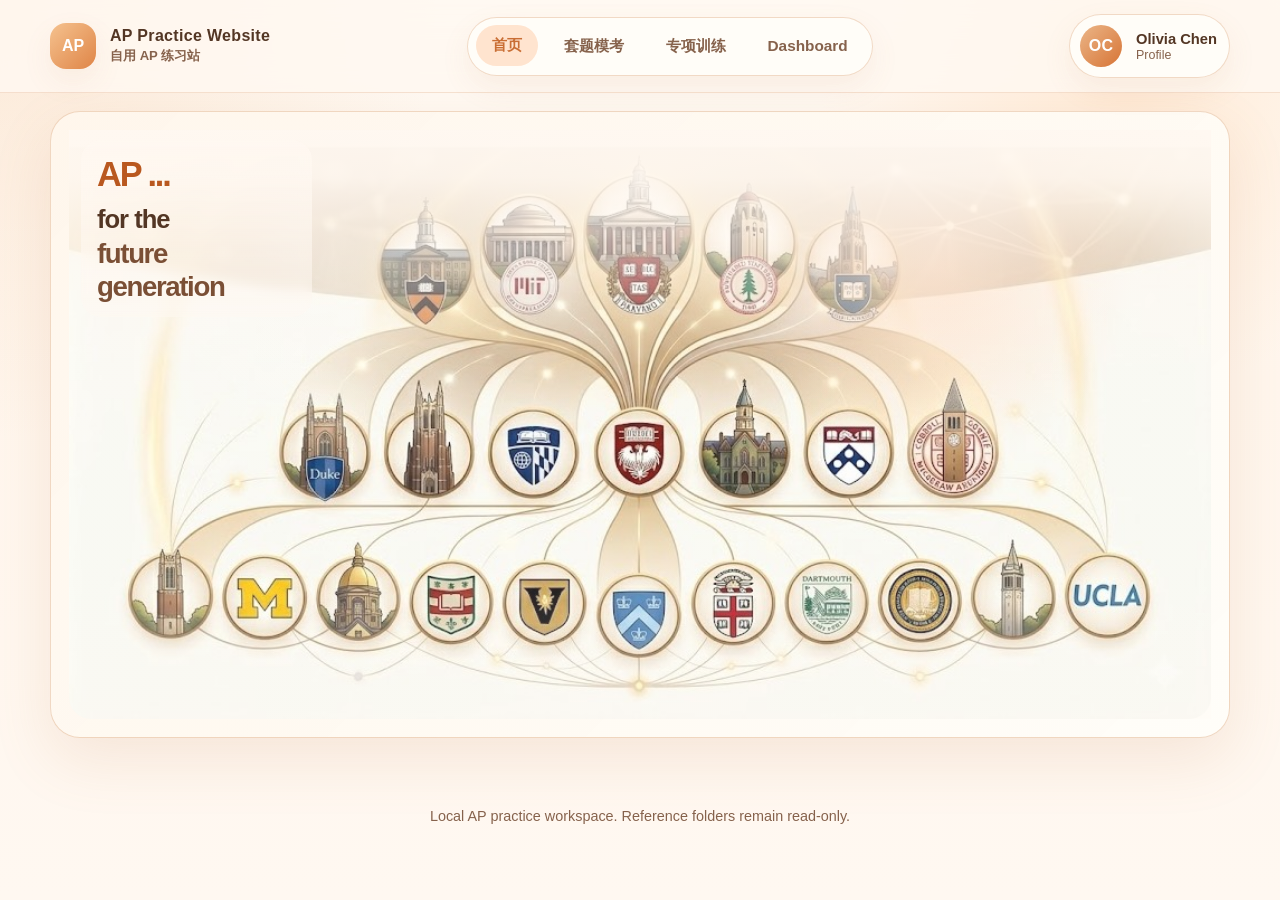
<file: index.html>
<!doctype html>
<html lang="zh-CN">
<head>
  <meta charset="utf-8">
  <meta name="viewport" content="width=device-width, initial-scale=1">
  <title>AP Practice Website</title>
  <meta name="robots" content="noindex">
  <script src="assets/site-base.js"></script>
  <script>
    // Fix hero image path BEFORE CSS loads — prevents 404
    var repoNames = ['AP-Learning-Web-01', 'AP-Learning-Web-02', 'AP-Learning-Web-03', 'AP-Learning-Web-04'];
    var isGP = location.hostname.endsWith('.github.io');
    var b = isGP ? '/' + (location.pathname.match(/^\/(AP-Learning-Web-0\d)\//)?.[1] || 'AP-Learning-Web') : '';
    var imgBase = b + '/assets/images/home-hero.jpg';
    document.write('<style>:root{--hero-image-url:url("' + imgBase + '")}</style>');
  </script>
  <script>document.querySelector('link[data-site-css]') || document.head.insertAdjacentHTML('beforeend','<link rel="stylesheet" href="'+window.sitePath('/assets/site.css')+'" data-site-css>');</script>
  <script src="assets/mock-state.js" defer></script>
  <script src="assets/site-pages.js" defer></script>
</head>
<body data-page="home">
  <header class="site-header">
    <div class="shell nav">
      <a class="brand" href="/">
        <span class="brand-mark">AP</span>
        <span class="brand-copy">
          <span class="brand-title">AP Practice Website</span>
          <span class="brand-subtitle">自用 AP 练习站</span>
        </span>
      </a>
      <nav class="nav-main" aria-label="Primary">
        <a class="is-active" href="/">首页</a>
        <a href="/mock/">套题模考</a>
        <a href="/training/">专项训练</a>
        <a href="/dashboard/">Dashboard</a>
      </nav>
      <a class="avatar-entry" href="/profile/" aria-label="Open profile">
        <span class="avatar">OC</span>
        <span class="avatar-meta">
          <strong>Olivia Chen</strong>
          <span>Profile</span>
        </span>
      </a>
    </div>
  </header>

  <main class="page-main shell">
    <section class="hero">
      <div class="hero-copy">
        <h1>
          <span class="hero-title-line is-ap">AP ...</span>
          <span class="hero-title-line">for the</span>
          <span class="hero-title-line is-future">future generation</span>
        </h1>
      </div>
      <section class="hero-visual" aria-label="Homepage hero image"></section>
    </section>
  </main>

  <footer class="shell footer">
    <p>Local AP practice workspace. Reference folders remain read-only.</p>
  </footer>
</body>
</html>
</file>
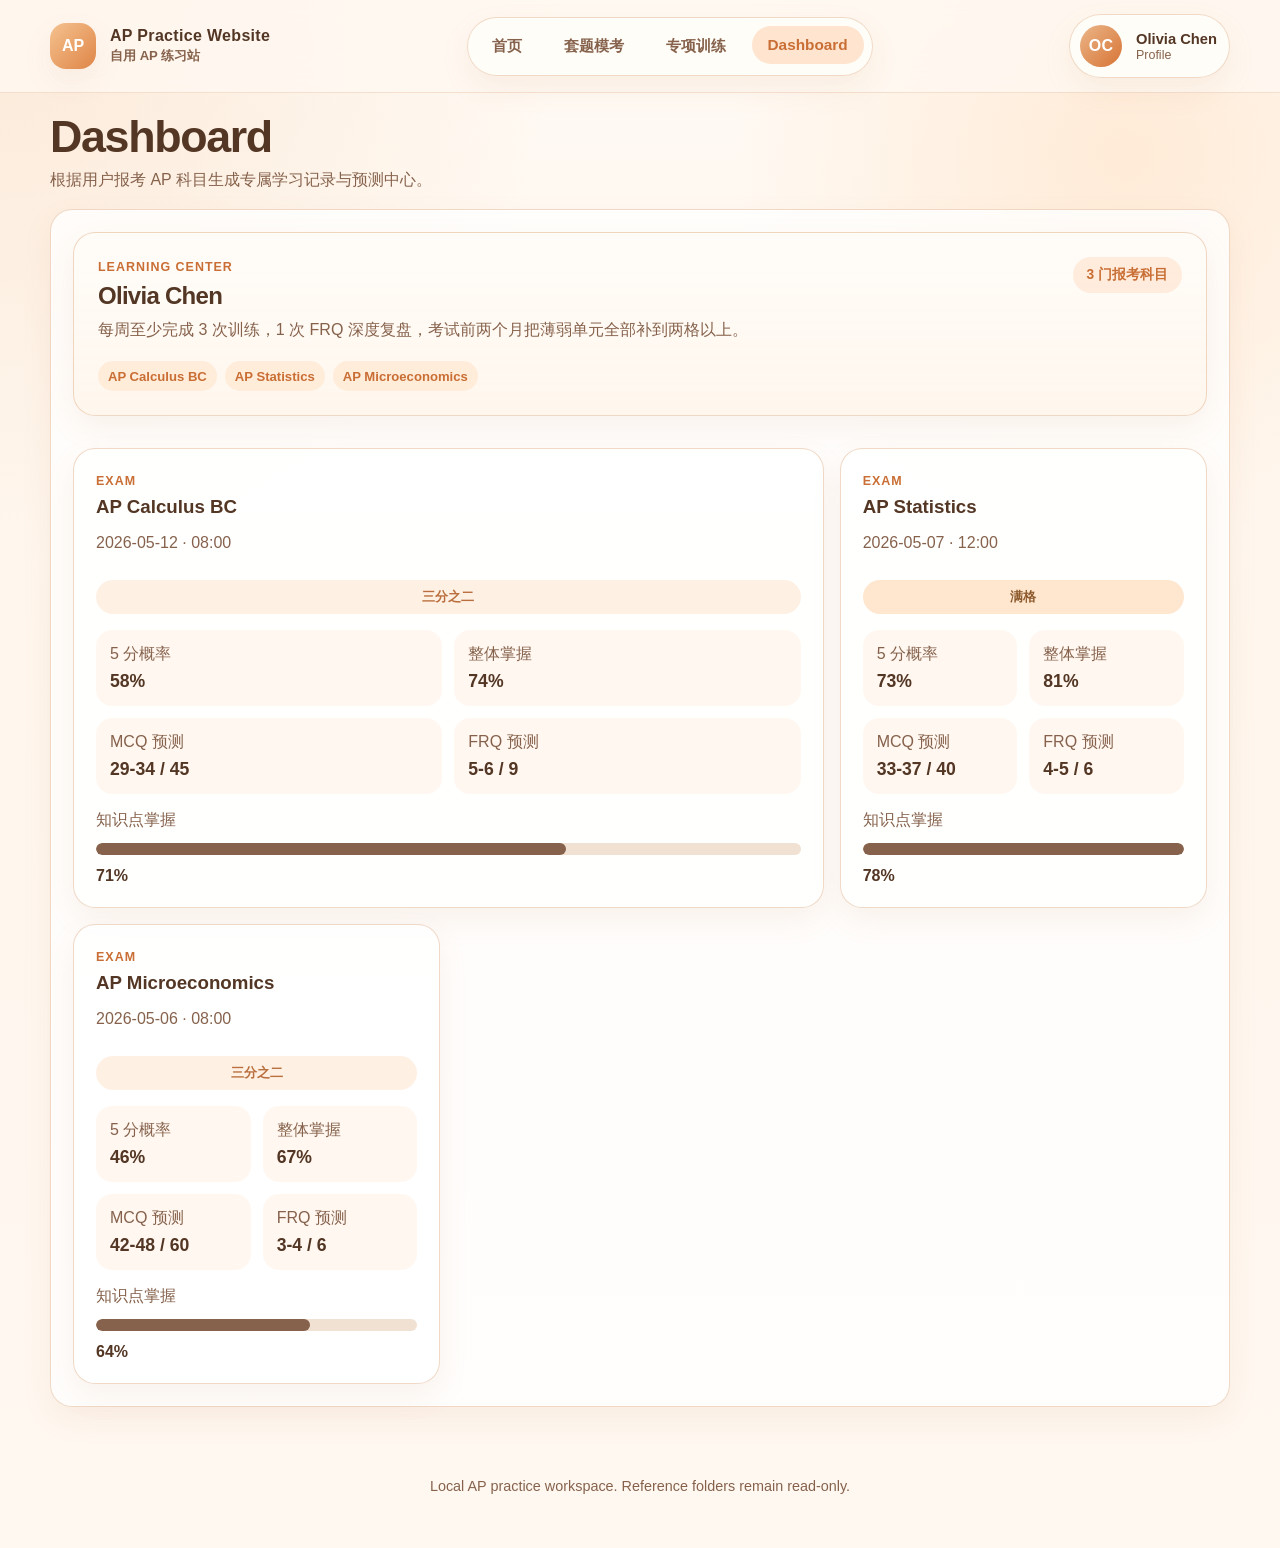
<file: dashboard/index.html>
<!doctype html>
<html lang="zh-CN">
<head>
  <meta charset="utf-8">
  <meta name="viewport" content="width=device-width, initial-scale=1">
  <title>Dashboard · AP Practice Website</title>
  <meta name="robots" content="noindex">
  <script src="../assets/site-base.js"></script>
  <script>document.head.insertAdjacentHTML('beforeend','<link rel="stylesheet" href="'+window.sitePath('/assets/site.css')+'" data-site-css>');</script>
  <script src="../assets/mock-state.js" defer></script>
  <script src="../assets/site-pages.js" defer></script>
</head>
<body data-page="dashboard-home">
  <header class="site-header">
    <div class="shell nav">
      <a class="brand" href="/">
        <span class="brand-mark">AP</span>
        <span class="brand-copy">
          <span class="brand-title">AP Practice Website</span>
          <span class="brand-subtitle">自用 AP 练习站</span>
        </span>
      </a>
      <nav class="nav-main" aria-label="Primary">
        <a href="/">首页</a>
        <a href="/mock/">套题模考</a>
        <a href="/training/">专项训练</a>
        <a class="is-active" href="/dashboard/">Dashboard</a>
      </nav>
      <a class="avatar-entry" href="/profile/" aria-label="Open profile">
        <span class="avatar">OC</span>
        <span class="avatar-meta">
          <strong>Olivia Chen</strong>
          <span>Profile</span>
        </span>
      </a>
    </div>
  </header>

  <main class="page-main shell">
    <section class="page-heading">
      <h1>Dashboard</h1>
      <p>根据用户报考 AP 科目生成专属学习记录与预测中心。</p>
    </section>
    <section class="page-panel">
      <div class="subject-root" id="dashboard-root" data-page-root>
        <div class="loading-state">正在加载本地进度...</div>
      </div>
    </section>
  </main>

  <footer class="shell footer">
    <p>Local AP practice workspace. Reference folders remain read-only.</p>
  </footer>
</body>
</html>
</file>
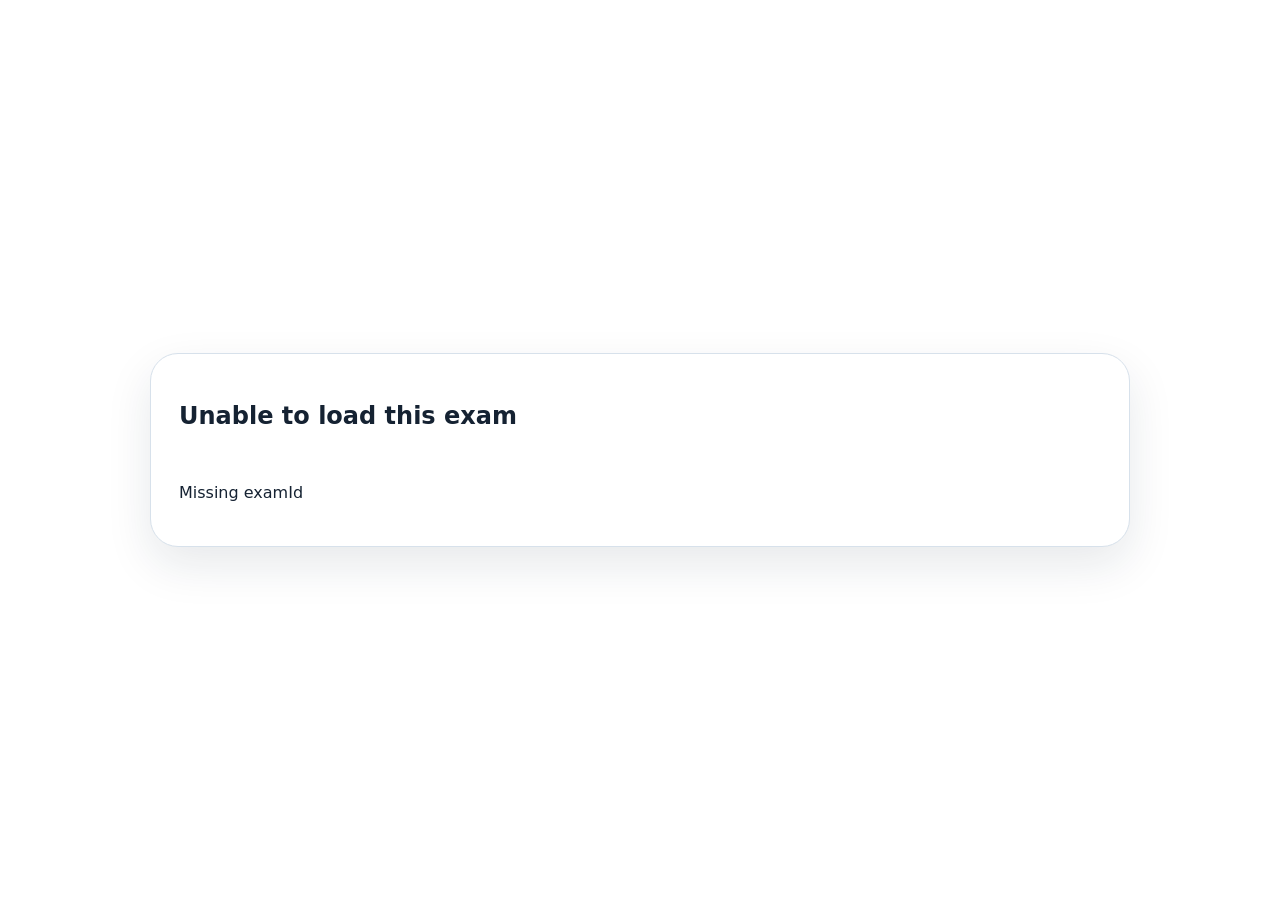
<file: ap/exam/index.html>
<!doctype html>
<html lang="zh-CN">
<head>
  <meta charset="utf-8">
  <meta name="viewport" content="width=device-width, initial-scale=1">
  <title>AP Practice Test</title>
  <meta name="robots" content="noindex">
  <link rel="stylesheet" href="mock.css">
</head>
<body>
  <div id="app" class="app-shell">
    <div class="boot-screen">
      <div class="boot-card">
        <div class="micro-kicker">AP Practice Test</div>
        <h1>Loading your test</h1>
        <p>Restoring your local progress and preparing the official exam shell.</p>
      </div>
    </div>
  </div>

  <!-- Confirm Modal -->
  <div class="confirm-shell" id="confirm-shell" style="display:none; position:fixed; inset:0; z-index:999; background:rgba(0,0,0,0.45); align-items:center; justify-content:center;">
    <div style="background:#fff; border-radius:16px; padding:1.75rem; max-width:420px; width:90%; box-shadow:0 8px 32px rgba(0,0,0,0.2); display:grid; gap:1rem;">
      <h3 id="confirm-title" style="margin:0; font-size:1.1rem;"></h3>
      <p id="confirm-body" style="margin:0; font-size:0.88rem; color:#697a8f; line-height:1.6;"></p>
      <div style="display:flex; gap:0.75rem; justify-content:flex-end;">
        <button class="secondary-button" id="confirm-cancel" style="min-height:38px; padding:0 18px; border-radius:6px; border:1px solid #d7e1eb; background:#fff; color:#152232; font-weight:600; cursor:pointer;">Cancel</button>
        <button class="primary-footer" id="confirm-ok" style="min-height:38px; padding:0 18px; border-radius:6px; border:1px solid #ef4444; background:#ef4444; color:#fff; font-weight:600; cursor:pointer;">Confirm</button>
      </div>
    </div>
  </div>
  <script>window.KATEX_BASE = 'https://cdn.jsdelivr.net/npm/katex@0.16.9/dist/';</script>
  <script src="../../assets/site-base.js"></script>
  <script type="module" src="mock.js?v=5"></script>
</body>
</html>
</file>
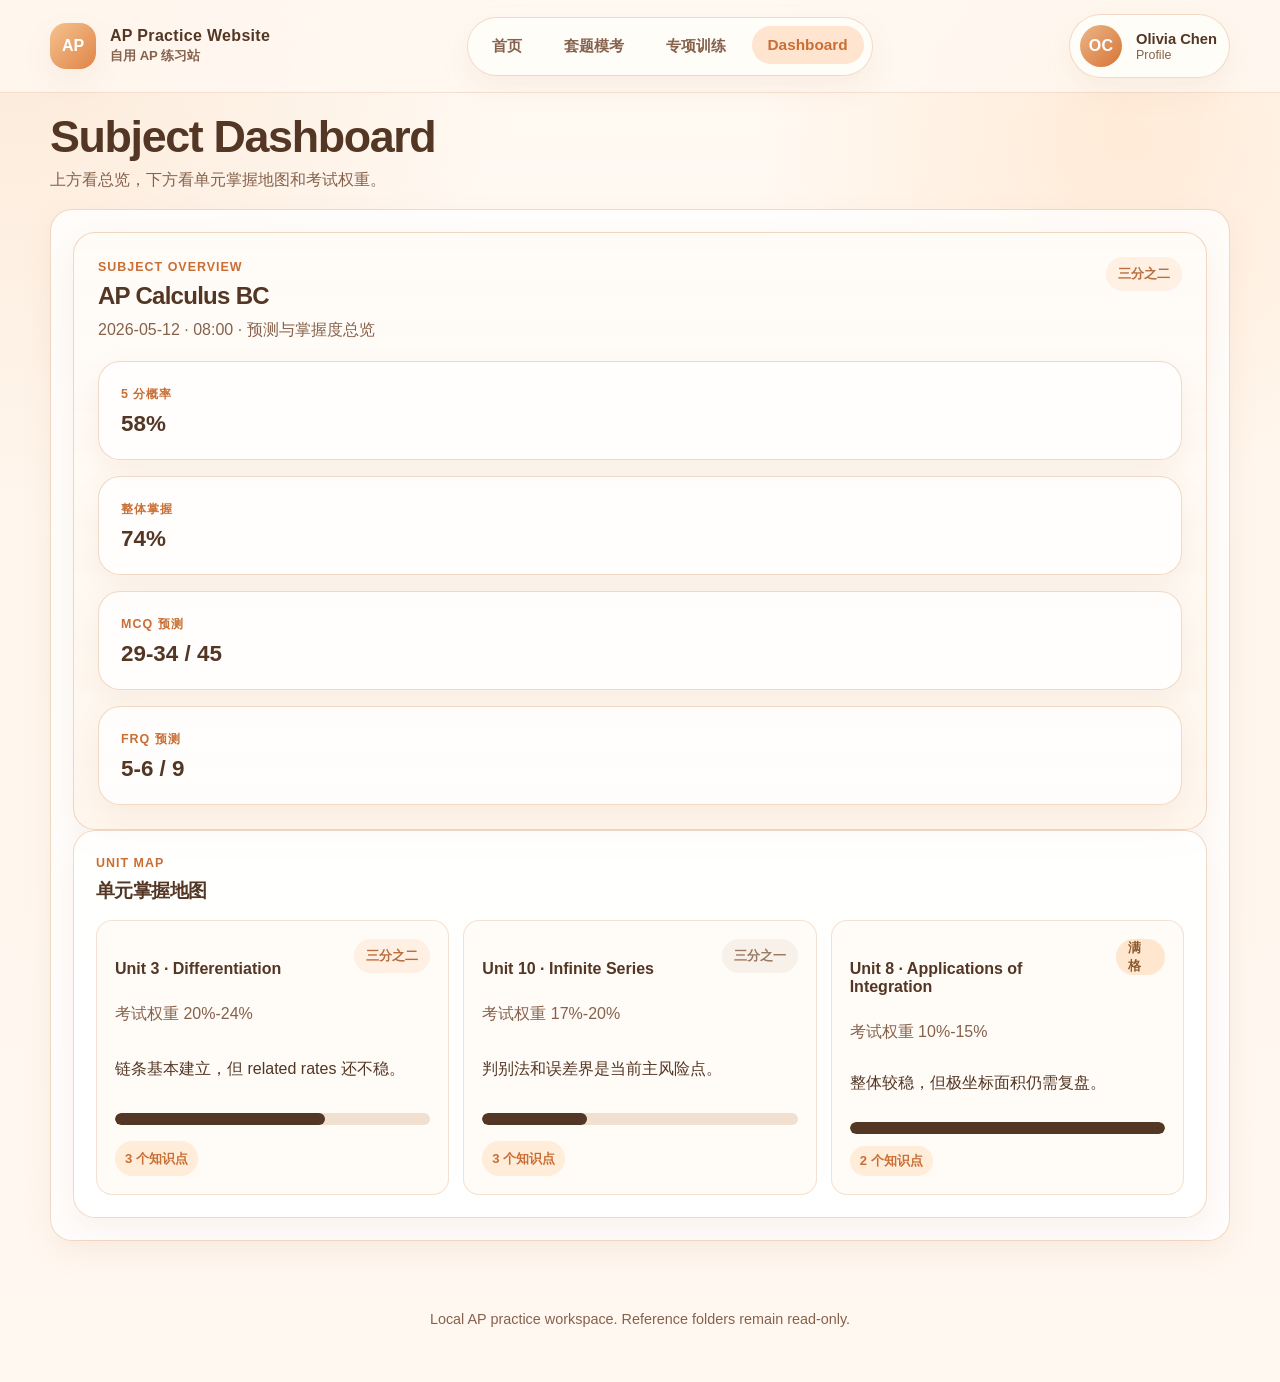
<file: dashboard/subject/index.html>
<!doctype html>
<html lang="zh-CN">
<head>
  <meta charset="utf-8">
  <meta name="viewport" content="width=device-width, initial-scale=1">
  <title>Subject Dashboard · AP Practice Website</title>
  <meta name="robots" content="noindex">
  <script src="../../assets/site-base.js"></script>
  <script>document.head.insertAdjacentHTML('beforeend','<link rel="stylesheet" href="'+window.sitePath('/assets/site.css')+'" data-site-css>');</script>
  <script src="../../assets/mock-state.js" defer></script>
  <script src="../../assets/site-pages.js" defer></script>
</head>
<body data-page="dashboard-subject">
  <header class="site-header">
    <div class="shell nav">
      <a class="brand" href="/">
        <span class="brand-mark">AP</span>
        <span class="brand-copy">
          <span class="brand-title">AP Practice Website</span>
          <span class="brand-subtitle">自用 AP 练习站</span>
        </span>
      </a>
      <nav class="nav-main" aria-label="Primary">
        <a href="/">首页</a>
        <a href="/mock/">套题模考</a>
        <a href="/training/">专项训练</a>
        <a class="is-active" href="/dashboard/">Dashboard</a>
      </nav>
      <a class="avatar-entry" href="/profile/" aria-label="Open profile">
        <span class="avatar">OC</span>
        <span class="avatar-meta">
          <strong>Olivia Chen</strong>
          <span>Profile</span>
        </span>
      </a>
    </div>
  </header>

  <main class="page-main shell">
    <section class="page-heading">
      <h1>Subject Dashboard</h1>
      <p>上方看总览，下方看单元掌握地图和考试权重。</p>
    </section>
    <section class="page-panel">
      <div id="dashboard-subject-root" data-page-root>
        <div class="loading-state">正在加载学科详情...</div>
      </div>
    </section>
  </main>

  <footer class="shell footer">
    <p>Local AP practice workspace. Reference folders remain read-only.</p>
  </footer>
</body>
</html>
</file>
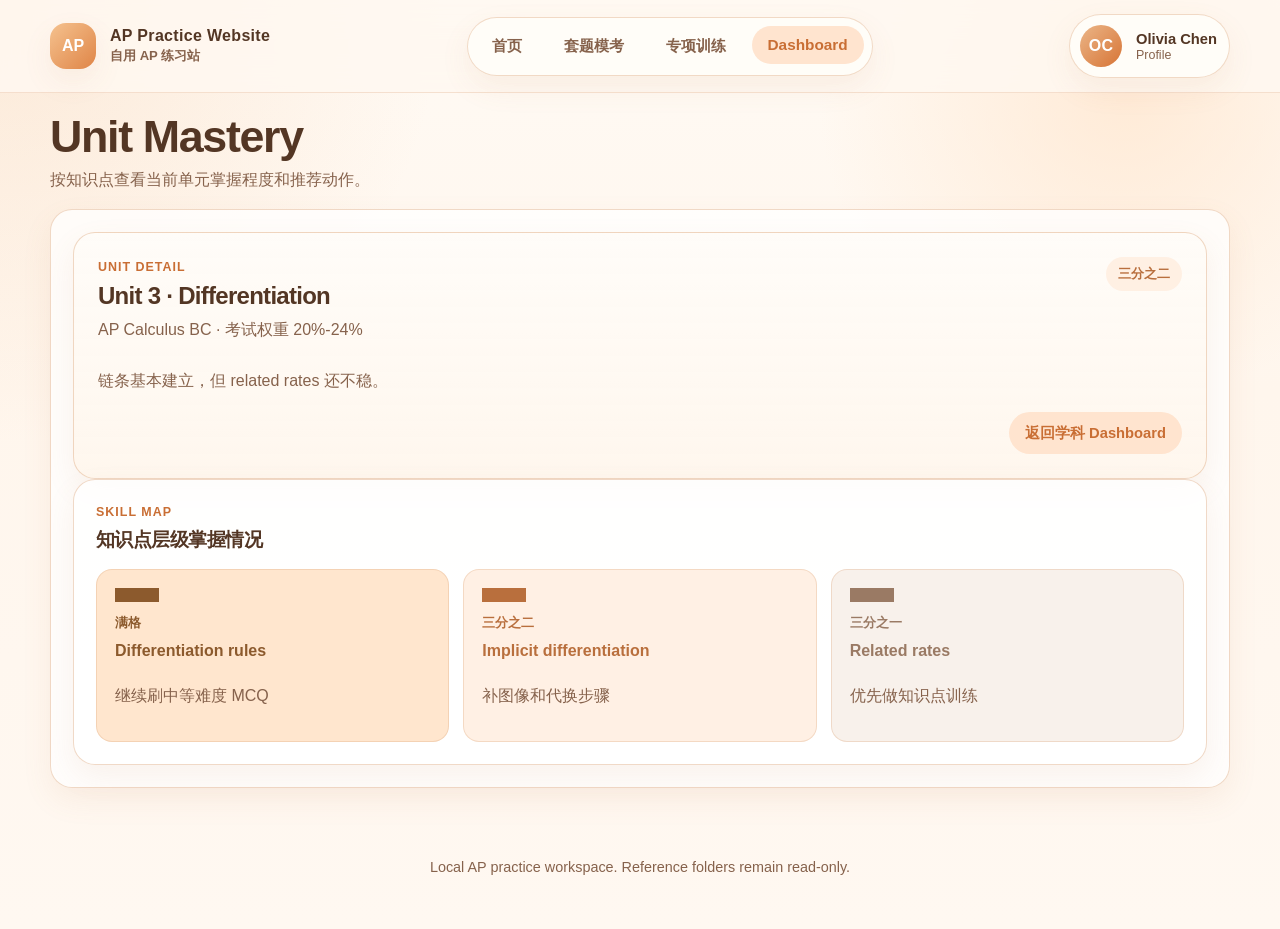
<file: dashboard/unit/index.html>
<!doctype html>
<html lang="zh-CN">
<head>
  <meta charset="utf-8">
  <meta name="viewport" content="width=device-width, initial-scale=1">
  <title>Unit Dashboard · AP Practice Website</title>
  <meta name="robots" content="noindex">
  <script src="../../assets/site-base.js"></script>
  <script>document.head.insertAdjacentHTML('beforeend','<link rel="stylesheet" href="'+window.sitePath('/assets/site.css')+'" data-site-css>');</script>
  <script src="../../assets/mock-state.js" defer></script>
  <script src="../../assets/site-pages.js" defer></script>
</head>
<body data-page="dashboard-unit">
  <header class="site-header">
    <div class="shell nav">
      <a class="brand" href="/">
        <span class="brand-mark">AP</span>
        <span class="brand-copy">
          <span class="brand-title">AP Practice Website</span>
          <span class="brand-subtitle">自用 AP 练习站</span>
        </span>
      </a>
      <nav class="nav-main" aria-label="Primary">
        <a href="/">首页</a>
        <a href="/mock/">套题模考</a>
        <a href="/training/">专项训练</a>
        <a class="is-active" href="/dashboard/">Dashboard</a>
      </nav>
      <a class="avatar-entry" href="/profile/" aria-label="Open profile">
        <span class="avatar">OC</span>
        <span class="avatar-meta">
          <strong>Olivia Chen</strong>
          <span>Profile</span>
        </span>
      </a>
    </div>
  </header>

  <main class="page-main shell">
    <section class="page-heading">
      <h1>Unit Mastery</h1>
      <p>按知识点查看当前单元掌握程度和推荐动作。</p>
    </section>
    <section class="page-panel">
      <div id="dashboard-unit-root" data-page-root>
        <div class="loading-state">正在加载单元详情...</div>
      </div>
    </section>
  </main>

  <footer class="shell footer">
    <p>Local AP practice workspace. Reference folders remain read-only.</p>
  </footer>
</body>
</html>
</file>
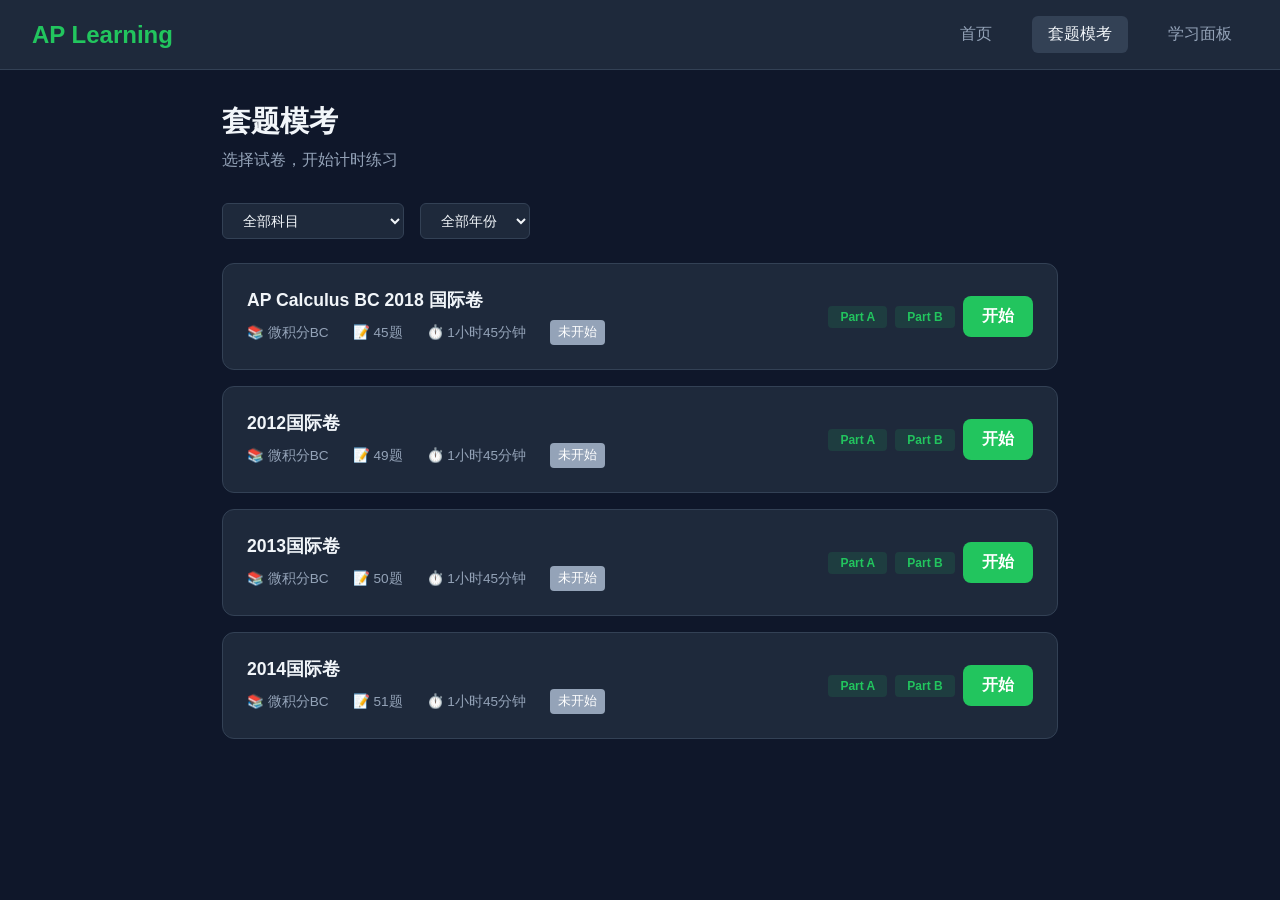
<file: v2/exam/index.html>
<!DOCTYPE html>
<html lang="zh-CN">
<head>
  <meta charset="UTF-8">
  <meta name="viewport" content="width=device-width, initial-scale=1.0">
  <title>套题模考 - AP Learning</title>
  <style>
    :root {
      --bg: #0f172a;
      --card-bg: #1e293b;
      --primary: #22c55e;
      --success: #22c55e;
      --warning: #f59e0b;
      --danger: #ef4444;
      --text: #f1f5f9;
      --text-muted: #94a3b8;
      --border: #334155;
    }

    * { box-sizing: border-box; margin: 0; padding: 0; }

    body {
      font-family: -apple-system, BlinkMacSystemFont, 'Segoe UI', Roboto, sans-serif;
      background: var(--bg);
      color: var(--text);
      min-height: 100vh;
    }

    header {
      display: flex;
      justify-content: space-between;
      align-items: center;
      padding: 1rem 2rem;
      background: var(--card-bg);
      border-bottom: 1px solid var(--border);
    }

    .logo { font-size: 1.5rem; font-weight: 700; color: var(--primary); text-decoration: none; }
    nav { display: flex; gap: 1.5rem; }
    nav a { color: var(--text-muted); text-decoration: none; padding: 0.5rem 1rem; border-radius: 6px; transition: all 0.2s; }
    nav a:hover, nav a.active { color: var(--text); background: var(--border); }

    .container { max-width: 900px; margin: 0 auto; padding: 2rem; }

    h1 { font-size: 1.8rem; margin-bottom: 0.5rem; }
    .subtitle { color: var(--text-muted); margin-bottom: 2rem; }

    .filters {
      display: flex;
      gap: 1rem;
      margin-bottom: 1.5rem;
    }
    .filter-select {
      padding: 0.5rem 1rem;
      background: var(--card-bg);
      border: 1px solid var(--border);
      border-radius: 6px;
      color: var(--text);
      font-size: 0.9rem;
    }

    .exam-list { display: flex; flex-direction: column; gap: 1rem; }

    .exam-card {
      background: var(--card-bg);
      border: 1px solid var(--border);
      border-radius: 12px;
      padding: 1.5rem;
      display: flex;
      justify-content: space-between;
      align-items: center;
      transition: all 0.2s;
    }
    .exam-card:hover { border-color: var(--primary); transform: translateX(4px); }

    .exam-info h3 { font-size: 1.1rem; margin-bottom: 0.5rem; }
    .exam-meta { display: flex; gap: 1.5rem; color: var(--text-muted); font-size: 0.85rem; }
    .exam-meta span { display: flex; align-items: center; gap: 0.3rem; }

    .badge {
      padding: 0.25rem 0.75rem;
      border-radius: 4px;
      font-size: 0.75rem;
      font-weight: 600;
    }
    .badge-mcq { background: #22c55e20; color: var(--primary); }
    .badge-frq { background: #f59e0b20; color: var(--warning); }
    .badge-calc { background: #22c55e20; color: var(--success); }

    .btn {
      padding: 0.6rem 1.2rem;
      border-radius: 8px;
      font-weight: 600;
      cursor: pointer;
      border: none;
      transition: all 0.2s;
      text-decoration: none;
      display: inline-block;
    }
    .btn-primary { background: var(--primary); color: white; }
    .btn-primary:hover { background: #2563eb; }
    .btn-secondary { background: var(--border); color: var(--text); }

    .progress-tag {
      font-size: 0.8rem;
      padding: 0.25rem 0.5rem;
      border-radius: 4px;
      background: var(--success);
      color: white;
    }
    .progress-tag.not-started { background: var(--text-muted); }
  </style>
</head>
<body>
  <header>
    <a href="../" class="logo">AP Learning</a>
    <nav>
      <a href="../">首页</a>
      <a href="./" class="active">套题模考</a>
      <a href="../dashboard/">学习面板</a>
    </nav>
  </header>

  <div class="container">
    <h1>套题模考</h1>
    <p class="subtitle">选择试卷，开始计时练习</p>

    <div class="filters">
      <select class="filter-select" id="subject-filter">
        <option value="">全部科目</option>
        <option value="calculus_bc">AP Calculus BC</option>
        <option value="calculus_ab">AP Calculus AB</option>
        <option value="statistics">AP Statistics</option>
        <option value="microeconomics">AP Microeconomics</option>
      </select>
      <select class="filter-select" id="year-filter">
        <option value="">全部年份</option>
        <option value="2024">2024</option>
        <option value="2023">2023</option>
        <option value="2022">2022</option>
        <option value="2021">2021</option>
        <option value="2020">2020</option>
        <option value="2019">2019</option>
        <option value="2018">2018</option>
      </select>
    </div>

    <div class="exam-list" id="exam-list">
      <!-- 动态加载 -->
      <div style="color: var(--text-muted); text-align: center; padding: 2rem;">
        加载中...
      </div>
    </div>
  </div>

  <script type="module">
    import { loadExamIndex, loadSession } from '../js/data-service.js';

    const subjectNames = {
      'calculus_bc': '微积分BC',
      'calculus_ab': '微积分AB',
      'statistics': '统计学',
      'microeconomics': '微观经济',
      'macroeconomics': '宏观经济'
    };

    async function renderExamList() {
      const exams = await loadExamIndex();
      const list = document.getElementById('exam-list');

      if (!exams || exams.length === 0) {
        list.innerHTML = '<p style="color: var(--text-muted); text-align: center; padding: 2rem;">暂无试卷</p>';
        return;
      }

      list.innerHTML = exams.map(exam => {
        const session = loadSession(exam.exam_id);
        const progress = session ? getProgress(session) : null;

        return `
          <div class="exam-card" data-subject="${exam.subject}" data-year="${exam.year}">
            <div class="exam-info">
              <h3>${exam.exam_title}</h3>
              <div class="exam-meta">
                <span>📚 ${subjectNames[exam.subject] || exam.subject}</span>
                <span>📝 ${exam.total_questions}题</span>
                <span>⏱️ ${getTotalTime(exam)}</span>
                ${progress ? `<span class="progress-tag">${progress.answered}/${progress.total}</span>` : '<span class="progress-tag not-started">未开始</span>'}
              </div>
            </div>
            <div style="display: flex; gap: 0.5rem; align-items: center;">
              ${exam.sections.map(s =>
                `<span class="badge ${s.calculator_allowed ? 'badge-calc' : 'badge-mcq'}">${s.part_label}</span>`
              ).join('')}
              <a href="paper.html?exam=${exam.exam_id}" class="btn btn-primary">
                ${progress && progress.answered > 0 ? '继续' : '开始'}
              </a>
            </div>
          </div>
        `;
      }).join('');
    }

    function getTotalTime(exam) {
      const totalMins = exam.sections.reduce((sum, s) => sum + (s.time_limit_minutes || 60), 0);
      const hours = Math.floor(totalMins / 60);
      const mins = totalMins % 60;
      return hours > 0 ? `${hours}小时${mins > 0 ? mins + '分钟' : ''}` : `${mins}分钟`;
    }

    function getProgress(session) {
      if (!session || !session.sections) return null;
      let answered = 0, total = 0;
      session.sections.forEach(s => {
        s.answers.forEach(a => {
          if (a !== null) answered++;
          total++;
        });
      });
      return { answered, total };
    }

    // 过滤器
    document.getElementById('subject-filter').addEventListener('change', filterExams);
    document.getElementById('year-filter').addEventListener('change', filterExams);

    function filterExams() {
      const subject = document.getElementById('subject-filter').value;
      const year = document.getElementById('year-filter').value;
      document.querySelectorAll('.exam-card').forEach(card => {
        const matchSubject = !subject || card.dataset.subject === subject;
        const matchYear = !year || card.dataset.year === year;
        card.style.display = matchSubject && matchYear ? 'flex' : 'none';
      });
    }

    renderExamList();
  </script>
</body>
</html>
</file>
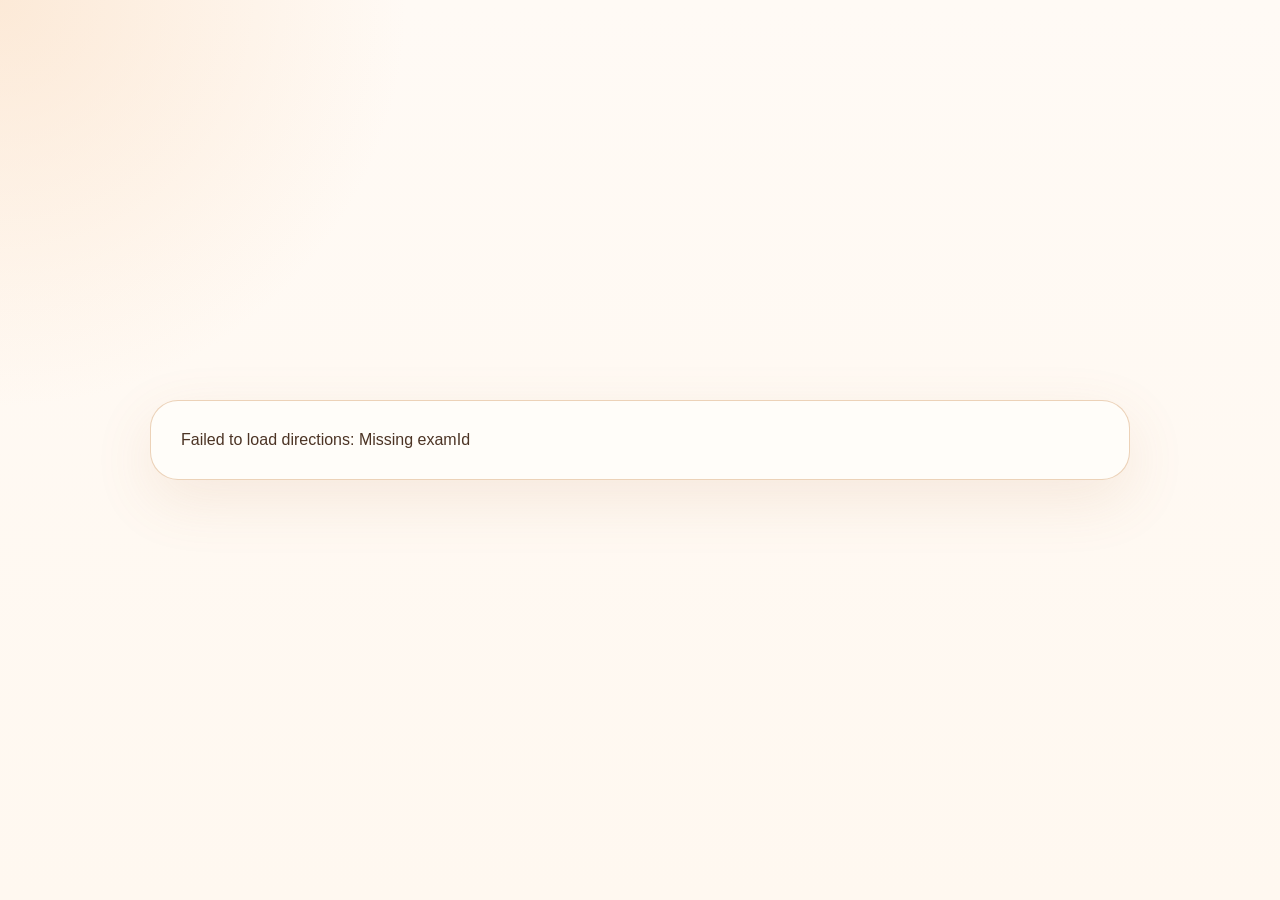
<file: ap/start/directions/index.html>
<!doctype html>
<html lang="zh-CN">
<head>
  <meta charset="utf-8">
  <meta name="viewport" content="width=device-width, initial-scale=1">
  <title>Directions</title>
  <meta name="robots" content="noindex">
  <link rel="stylesheet" href="../start.css">
</head>
<body>
  <main class="shell page-shell center-page">
    <div id="directions-root">
      <div class="loading-card">Loading section directions...</div>
    </div>
  </main>
  <script type="module" src="./directions.js"></script>
</body>
</html>
</file>
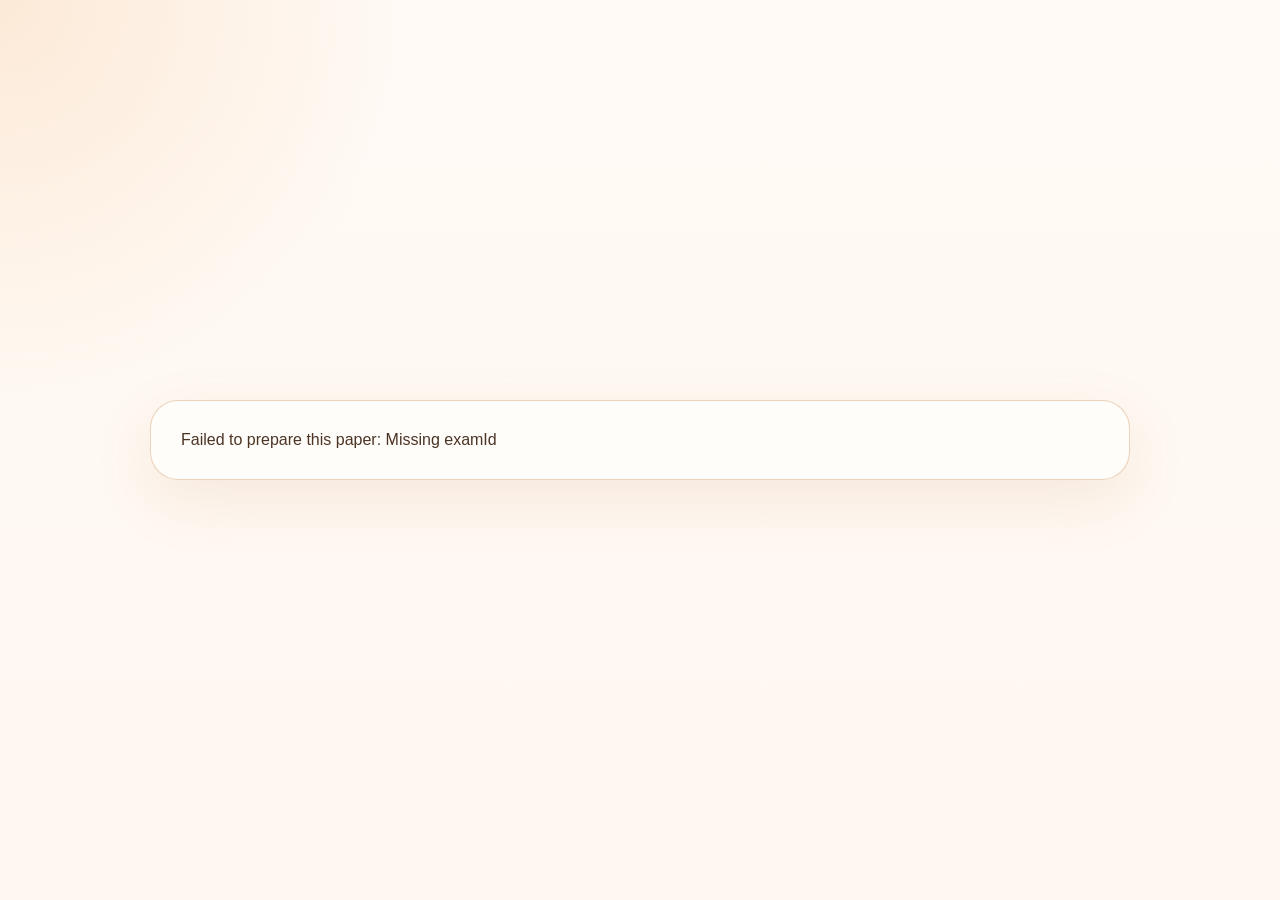
<file: ap/start/preparing/index.html>
<!doctype html>
<html lang="en">
<head>
  <meta charset="utf-8">
  <meta name="viewport" content="width=device-width, initial-scale=1">
  <title>Preparing your test</title>
  <meta name="robots" content="noindex">
  <link rel="stylesheet" href="../start.css">
</head>
<body>
  <main class="shell page-shell center-page">
    <div id="preparing-root">
      <div class="loading-card">Preparing your test...</div>
    </div>
  </main>
  <script type="module" src="./preparing.js"></script>
</body>
</html>
</file>
<file: ap/exam/mock.css>
:root {
  --bg: #f2f6fb;
  --panel: #ffffff;
  --panel-soft: #f8fbff;
  --ink: #152232;
  --muted: #697a8f;
  --line: #d7e1eb;
  --line-strong: #c4d2e0;
  --accent: #de8a4c;
  --accent-strong: #bf6d34;
  --accent-soft: #fff1e5;
  --blue: #4e6b8c;
  --blue-soft: #eff4fa;
  --ok: #346d60;
  --ok-soft: #e9f6f3;
  --flag: #b77032;
  --shadow: 0 18px 46px rgba(24, 42, 61, 0.1);
  --radius-xl: 28px;
  --radius-lg: 20px;
  --radius-md: 14px;
  font-family: "Segoe UI", "PingFang SC", "Microsoft YaHei", system-ui, sans-serif;
}

* {
  box-sizing: border-box;
}

html,
body {
  margin: 0;
  min-height: 100%;
  background: #fff;
  color: var(--ink);
}

button,
input,
textarea {
  font: inherit;
}

button {
  cursor: pointer;
}

.app-shell {
  min-height: 100vh;
}

.boot-screen,
.exam-center {
  min-height: 100vh;
  display: grid;
  place-items: center;
  padding: 24px;
}

.boot-card,
.shell-card {
  width: min(980px, 100%);
  background: var(--panel);
  border: 1px solid var(--line);
  border-radius: var(--radius-xl);
  box-shadow: var(--shadow);
  padding: 28px;
}

.micro-kicker {
  color: var(--accent-strong);
  text-transform: uppercase;
  letter-spacing: 0.12em;
  font-size: 0.75rem;
  font-weight: 700;
}

.shell-card,
.review-shell {
  display: grid;
  gap: 18px;
}

.review-shell h1 {
  margin: 0;
  font-size: clamp(2rem, 3vw, 3.2rem);
  line-height: 0.98;
}

.exam-layout {
  min-height: 100vh;
  display: grid;
  grid-template-rows: auto auto 1fr auto;
}

/* ─── Top Bar ─── */
.exam-topbar {
  position: sticky;
  top: 0;
  z-index: 20;
  display: grid;
  grid-template-columns: minmax(0, 1fr) auto minmax(0, 1fr);
  align-items: center;
  gap: 16px;
  padding: 12px 24px;
  border-bottom: 1px solid var(--line);
  background: #fff;
}

.left-cluster,
.tool-cluster,
.timer-cluster,
.footer-actions,
.panel-actions,
.action-row,
.review-summary {
  display: flex;
  align-items: center;
  gap: 10px;
  flex-wrap: wrap;
}

.section-copy {
  display: grid;
  gap: 2px;
}

.kicker {
  color: var(--muted);
  font-size: 0.82rem;
  letter-spacing: 0.08em;
  text-transform: uppercase;
}

.title-line {
  font-size: 1.05rem;
  font-weight: 700;
}

.top-link,
.tool-pill,
.timer-toggle,
.panel-link,
.secondary-footer {
  min-height: 36px;
  padding: 0 14px;
  border-radius: 6px;
  border: 1px solid var(--line-strong);
  background: #fff;
  color: var(--ink);
  font-size: 0.88rem;
  transition: background 0.15s;
}

.top-link:hover,
.tool-pill:hover,
.secondary-footer:hover {
  background: var(--panel-soft);
}

.timer-cluster {
  justify-content: center;
  min-width: 150px;
  padding: 8px 16px;
  border-radius: 8px;
  background: var(--panel);
  border: 1px solid var(--line);
}

.timer-label {
  color: var(--muted);
  font-size: 0.75rem;
  text-transform: uppercase;
  letter-spacing: 0.08em;
}

.timer-cluster strong {
  font-size: 1.15rem;
  font-variant-numeric: tabular-nums;
}

.tool-cluster {
  justify-content: flex-end;
}

/* ─── Floating Panels ─── */
.panel-stack {
  position: sticky;
  top: 60px;
  z-index: 15;
  display: grid;
  gap: 12px;
  padding: 12px 24px 0;
}

.floating-panel {
  width: min(720px, 100%);
  background: var(--panel);
  border: 1px solid var(--line);
  border-radius: 12px;
  box-shadow: var(--shadow);
  padding: 16px;
  display: grid;
  gap: 12px;
}

.panel-head {
  display: flex;
  align-items: center;
  justify-content: space-between;
  gap: 12px;
  flex-wrap: wrap;
}

.menu-grid {
  display: flex;
  gap: 8px;
  flex-wrap: wrap;
}

.menu-item {
  min-height: 36px;
  padding: 0 14px;
  border-radius: 6px;
  border: 1px solid var(--line-strong);
  background: var(--panel-soft);
  font-size: 0.88rem;
  transition: background 0.15s;
}

.menu-item:hover {
  background: #fff;
  border-color: var(--blue);
}

.info-panel p {
  margin: 0;
  color: var(--muted);
  line-height: 1.7;
}

.scratchpad {
  width: 100%;
  min-height: 150px;
  border-radius: 8px;
  border: 1px solid var(--line);
  padding: 14px;
  resize: vertical;
}

/* ─── Question Body ─── */
.exam-body {
  padding: 20px 24px;
}

.workspace {
  width: min(960px, 100%);
  margin: 0 auto;
  display: grid;
  gap: 18px;
}

.workspace-frq {
  grid-template-columns: minmax(0, 1.1fr) minmax(320px, 0.9fr);
  align-items: start;
}

.question-pane,
.response-pane {
  background: var(--panel);
  border: 1px solid var(--line);
  border-radius: 12px;
}

.question-pane {
  min-height: 480px;
  display: grid;
  grid-template-rows: auto 1fr;
}

.question-label,
.response-head {
  padding: 14px 24px;
  border-bottom: 1px solid var(--line);
  background: #fafbfd;
  border-radius: 12px 12px 0 0;
}

.question-label {
  color: var(--ink);
  font-weight: 700;
  font-size: 0.95rem;
}

.response-head {
  display: flex;
  align-items: center;
  justify-content: space-between;
}

.response-head span {
  color: var(--muted);
  font-size: 0.9rem;
}

.question-content {
  padding: 24px 28px 28px;
  display: grid;
  gap: 20px;
}

.question-text {
  line-height: 1.85;
  font-size: 1rem;
}

/* Math rendering styles */
.math-block {
  display: inline-block;
  vertical-align: middle;
}

.math-block .katex {
  font-size: 1.05em;
}

.line-reader-on .question-text {
  background-image: linear-gradient(180deg, transparent 0 32px, rgba(222, 138, 76, 0.08) 32px 64px, transparent 64px);
  background-size: 100% 64px;
}

/* ─── Options (Blue Book style: letter circle = radio indicator) ─── */
.option-list {
  display: grid;
  gap: 0;
}

.option-row {
  display: grid;
  grid-template-columns: 36px 1fr;
  align-items: start;
  gap: 14px;
  padding: 16px 20px;
  border-bottom: 1px solid #e8eaed;
  background: #fff;
  cursor: pointer;
  transition: background 0.15s;
}

.option-row:first-child {
  border-radius: 8px 8px 0 0;
}

.option-row:last-child {
  border-bottom: none;
  border-radius: 0 0 8px 8px;
}

.option-row:hover {
  background: #f8f9fa;
}

.option-row.is-selected {
  background: #e8f0fe;
}

/* Completely hide native input */
.option-row input[type="radio"],
.option-row input[type="checkbox"] {
  position: absolute;
  opacity: 0;
  width: 0;
  height: 0;
  pointer-events: none;
}

/* Letter circle = the visual radio indicator */
.option-key {
  width: 36px;
  height: 36px;
  display: grid;
  place-items: center;
  border-radius: 50%;
  border: 2px solid #dadce0;
  background: #fff;
  color: #5f6368;
  font-weight: 700;
  font-size: 0.88rem;
  flex-shrink: 0;
  transition: all 0.15s;
}

.option-row:hover .option-key {
  border-color: #5f6368;
}

.option-row.is-selected .option-key {
  background: #4285f4;
  border-color: #4285f4;
  color: #fff;
}

.option-copy {
  line-height: 1.75;
  padding-top: 4px;
}

.response-pane textarea {
  width: 100%;
  min-height: 520px;
  padding: 20px;
  border: 0;
  resize: vertical;
  background: transparent;
  line-height: 1.8;
}

/* ─── Bottom Navigation (Blue Book: compact circles) ─── */
.question-footer {
  position: sticky;
  bottom: 0;
  z-index: 18;
  display: grid;
  grid-template-columns: auto 1fr auto;
  gap: 16px;
  align-items: center;
  padding: 12px 24px 14px;
  background: #fff;
  border-top: 1px solid var(--line);
}

.footer-progress {
  display: grid;
  gap: 2px;
  min-width: 140px;
}

.footer-progress strong {
  font-size: 0.88rem;
  cursor: pointer;
}

.footer-progress strong:hover {
  text-decoration: underline;
}

.footer-progress span,
.review-summary span,
.result-card span,
.result-card p {
  color: var(--muted);
  font-size: 0.82rem;
}

.question-strip {
  display: flex;
  gap: 6px;
  overflow-x: auto;
  padding: 4px 0;
}

.navigator-grid {
  display: grid;
  grid-template-columns: repeat(10, 36px);
  gap: 8px;
  justify-content: center;
  padding: 8px 0;
}

/* Question chips - Blue Book: small circles */
.question-chip {
  width: 34px;
  height: 34px;
  flex: 0 0 34px;
  border-radius: 50%;
  border: 2px solid #dadce0;
  background: #fff;
  color: var(--ink);
  font-weight: 600;
  font-size: 0.8rem;
  display: grid;
  place-items: center;
  transition: all 0.15s;
}

.question-chip:hover {
  border-color: #5f6368;
}

/* Current question: blue filled circle */
.question-chip.is-current {
  background: #4285f4;
  border-color: #4285f4;
  color: #fff;
}

/* Answered question: green filled circle */
.question-chip.is-answered {
  background: #34a853;
  border-color: #34a853;
  color: #fff;
}

.question-chip.is-answered.is-current {
  background: #4285f4;
  border-color: #4285f4;
}

/* Flagged question: yellow border */
.question-chip.is-flagged {
  border-color: #fbbc04;
  background: #fef7e0;
  color: #ea8600;
}

.question-chip.is-flagged.is-answered {
  background: #34a853;
  color: #fff;
  border-color: #fbbc04;
  box-shadow: 0 0 0 2px #fef7e0;
}

.question-chip.is-flagged.is-current {
  background: #4285f4;
  border-color: #4285f4;
  color: #fff;
}

.footer-actions {
  display: flex;
  gap: 8px;
  align-items: center;
}

/* Flagged state for flag button */
.secondary-footer.flagged {
  background: #fef7e0;
  border-color: #fbbc04;
  color: #ea8600;
}

.primary-footer,
.primary-button,
.inline-button {
  min-height: 38px;
  padding: 0 20px;
  border-radius: 6px;
  border: 1px solid transparent;
  background: #4285f4;
  color: #fff;
  font-weight: 600;
  font-size: 0.88rem;
  transition: background 0.15s;
}

.primary-footer:hover,
.primary-button:hover {
  background: #3367d6;
}

.inline-button {
  width: fit-content;
}

.secondary-button {
  min-height: 38px;
  padding: 0 20px;
  border-radius: 6px;
  border: 1px solid var(--line-strong);
  background: #fff;
  color: var(--ink);
  font-weight: 600;
  font-size: 0.88rem;
}

.primary-footer:disabled {
  opacity: 0.4;
  cursor: not-allowed;
}

/* ─── Modals ─── */
.modal-shell {
  position: fixed;
  inset: 0;
  z-index: 40;
  background: rgba(0, 0, 0, 0.4);
  display: grid;
  place-items: center;
  padding: 24px;
}

.modal-card {
  width: min(720px, 100%);
  background: var(--panel);
  border: 1px solid var(--line);
  border-radius: 12px;
  box-shadow: 0 8px 32px rgba(0,0,0,0.2);
  padding: 24px;
  display: grid;
  gap: 16px;
}

.directions-grid,
.result-grid {
  display: grid;
  gap: 12px;
  grid-template-columns: repeat(2, minmax(0, 1fr));
}

.directions-grid div,
.result-card {
  padding: 14px;
  border-radius: 8px;
  background: var(--panel-soft);
  border: 1px solid var(--line);
  display: grid;
  gap: 4px;
}

.modal-copy {
  color: var(--muted);
  line-height: 1.8;
  white-space: pre-wrap;
  font-size: 0.92rem;
}

.action-row {
  justify-content: flex-end;
}

/* ─── Responsive ─── */
@media (max-width: 1080px) {
  .exam-topbar,
  .question-footer {
    grid-template-columns: 1fr;
  }

  .tool-cluster {
    justify-content: flex-start;
  }

  .footer-actions {
    justify-content: flex-start;
  }
}

@media (max-width: 900px) {
  .workspace-frq {
    grid-template-columns: 1fr;
  }

  .response-pane textarea {
    min-height: 280px;
  }

  .directions-grid,
  .result-grid {
    grid-template-columns: 1fr;
  }

  .navigator-grid {
    grid-template-columns: repeat(8, 36px);
  }
}

@media (max-width: 720px) {
  .boot-card,
  .shell-card,
  .modal-card,
  .question-content,
  .question-label,
  .response-head {
    padding: 16px;
  }

  .exam-body,
  .panel-stack,
  .question-footer {
    padding-inline: 16px;
  }

  .option-row {
    grid-template-columns: auto 28px 1fr;
    padding: 12px;
  }

  .navigator-grid {
    grid-template-columns: repeat(6, 36px);
  }
}
</file>
<file: ap/start/start.css>
:root {
  --bg: #fff8f0;
  --bg-soft: #fffdf9;
  --ink: #4c3425;
  --muted: #8a6650;
  --line: #ebcaa9;
  --line-strong: #d9a879;
  --accent: #e48d51;
  --accent-strong: #c76d33;
  --accent-soft: #ffe6d2;
  --shadow: 0 20px 60px rgba(183, 119, 68, 0.12);
  --radius-xl: 28px;
  --radius-lg: 20px;
  --radius-md: 14px;
  font-family: "Segoe UI", "PingFang SC", "Microsoft YaHei", sans-serif;
}

* {
  box-sizing: border-box;
}

html,
body {
  margin: 0;
  min-height: 100%;
  background:
    radial-gradient(circle at top left, rgba(250, 220, 191, 0.55), transparent 26%),
    linear-gradient(180deg, #fffaf5 0%, var(--bg) 100%);
  color: var(--ink);
}

body {
  min-height: 100vh;
}

a {
  color: inherit;
  text-decoration: none;
}

button {
  font: inherit;
  cursor: pointer;
}

.shell {
  width: min(calc(100% - 32px), 980px);
  margin: 0 auto;
}

.page-shell {
  padding: 40px 0 60px;
}

.center-page {
  min-height: 100vh;
  display: grid;
  align-items: center;
}

.site-header {
  position: sticky;
  top: 0;
  z-index: 10;
  background: rgba(255, 248, 240, 0.86);
  border-bottom: 1px solid rgba(217, 168, 121, 0.3);
  backdrop-filter: blur(14px);
}

.nav {
  min-height: 76px;
  display: flex;
  align-items: center;
  justify-content: space-between;
  gap: 18px;
}

.brand {
  display: inline-flex;
  align-items: center;
  gap: 12px;
}

.brand-mark {
  width: 42px;
  height: 42px;
  border-radius: 14px;
  display: grid;
  place-items: center;
  background: linear-gradient(135deg, #f6c596, #e38d50);
  color: #fff;
  font-weight: 700;
}

.brand-copy {
  display: grid;
  gap: 2px;
}

.brand-title {
  font-weight: 700;
}

.brand-subtitle {
  color: var(--muted);
  font-size: 0.84rem;
}

.nav-links {
  display: inline-flex;
  gap: 8px;
  padding: 8px;
  border: 1px solid rgba(217, 168, 121, 0.45);
  border-radius: 999px;
  background: rgba(255, 253, 249, 0.92);
}

.nav-links a {
  padding: 10px 16px;
  border-radius: 999px;
  color: var(--muted);
  font-weight: 600;
}

.nav-links a.is-active {
  background: var(--accent-soft);
  color: var(--accent-strong);
}

.loading-card,
.panel-card {
  background: var(--bg-soft);
  border: 1px solid rgba(217, 168, 121, 0.5);
  border-radius: var(--radius-xl);
  box-shadow: var(--shadow);
}

.loading-card {
  padding: 28px;
  color: var(--muted);
}

.panel-card {
  padding: 30px;
}

.choose-card,
.preparing-card,
.entrance-card,
.directions-shell,
.break-shell {
  display: grid;
  gap: 22px;
}

.choose-head,
.action-strip,
.entrance-footer,
.directions-topline {
  display: flex;
  align-items: center;
  justify-content: space-between;
  gap: 16px;
  flex-wrap: wrap;
}

.micro-label {
  display: inline-flex;
  width: fit-content;
  align-items: center;
  min-height: 32px;
  padding: 0 12px;
  border-radius: 999px;
  background: var(--accent-soft);
  color: var(--accent-strong);
  font-size: 0.78rem;
  font-weight: 700;
  letter-spacing: 0.08em;
  text-transform: uppercase;
}

h1,
h2,
p {
  margin: 0;
}

h1 {
  font-size: clamp(2.3rem, 4vw, 3.8rem);
  line-height: 0.96;
  letter-spacing: -0.04em;
}

h2 {
  font-size: clamp(1.45rem, 2vw, 2rem);
}

.lede,
.muted-copy {
  color: var(--muted);
  line-height: 1.7;
}

.option-stack,
.entrance-grid,
.directions-metadata {
  display: grid;
  gap: 14px;
}

.setting-row,
.info-card {
  width: 100%;
  border: 1px solid rgba(217, 168, 121, 0.42);
  border-radius: var(--radius-lg);
  background: rgba(255, 255, 255, 0.84);
}

.setting-row {
  display: flex;
  align-items: center;
  justify-content: space-between;
  gap: 16px;
  padding: 18px;
  text-align: left;
}

.setting-row span {
  display: grid;
  gap: 6px;
}

.setting-row strong,
.info-card strong,
.status-note strong {
  font-size: 0.96rem;
}

.setting-row span span,
.info-card p,
.status-note span {
  color: var(--muted);
  line-height: 1.6;
}

.toggle-pill {
  min-width: 72px;
  min-height: 36px;
  padding: 0 14px;
  border-radius: 999px;
  display: inline-flex;
  align-items: center;
  justify-content: center;
  background: #f3ece6;
  color: var(--muted);
  font-weight: 700;
}

.toggle-pill.is-on {
  background: var(--accent-soft);
  color: var(--accent-strong);
}

.notice-strip,
.status-note {
  padding: 16px 18px;
  border-radius: var(--radius-lg);
  background: linear-gradient(180deg, rgba(255, 242, 228, 0.96), rgba(255, 252, 248, 0.96));
  border: 1px solid rgba(217, 168, 121, 0.35);
}

.primary-button,
.secondary-button,
.icon-close,
.text-link {
  min-height: 46px;
  padding: 0 18px;
  border-radius: 999px;
  border: 1px solid transparent;
  display: inline-flex;
  align-items: center;
  justify-content: center;
}

.primary-button {
  background: linear-gradient(135deg, var(--accent), var(--accent-strong));
  color: #fff;
}

.secondary-button,
.text-link,
.icon-close {
  background: #fff;
  border-color: var(--line-strong);
  color: var(--accent-strong);
}

.info-card {
  padding: 18px;
  display: grid;
  gap: 8px;
}

.entrance-grid {
  grid-template-columns: repeat(3, minmax(0, 1fr));
}

.entrance-footer {
  padding-top: 8px;
  border-top: 1px solid rgba(217, 168, 121, 0.28);
}

.loader-orbit {
  width: 74px;
  height: 74px;
  border-radius: 50%;
  border: 4px solid rgba(228, 141, 81, 0.18);
  border-top-color: var(--accent);
  animation: spin 1s linear infinite;
}

.directions-frame {
  border: 1px solid rgba(217, 168, 121, 0.36);
  border-radius: 24px;
  background: rgba(255, 255, 255, 0.82);
  padding: 24px;
  display: grid;
  gap: 20px;
}

.directions-heading {
  display: grid;
  gap: 8px;
}

.directions-metadata {
  grid-template-columns: repeat(3, minmax(0, 1fr));
}

.directions-metadata div {
  padding: 14px 16px;
  border-radius: var(--radius-md);
  background: var(--bg-soft);
  border: 1px solid rgba(217, 168, 121, 0.35);
  display: grid;
  gap: 6px;
}

.directions-metadata strong {
  font-size: 0.8rem;
  letter-spacing: 0.08em;
  text-transform: uppercase;
  color: var(--muted);
}

.directions-copy {
  line-height: 1.8;
  color: var(--ink);
}

.break-shell {
  justify-items: start;
}

.break-clock {
  font-size: clamp(2.4rem, 4vw, 3.4rem);
  font-weight: 800;
  color: var(--accent-strong);
}

/* ── 极简考前引导页 ── */
.entrance-simple {
  max-width: 580px;
  width: 100%;
  margin: 0 auto;
  padding: 40px 36px;
  display: grid;
  gap: 28px;
  align-content: start;
}

.entrance-title {
  font-size: clamp(1.6rem, 3vw, 2.4rem);
  font-weight: 800;
  letter-spacing: -0.03em;
  line-height: 1.1;
  color: var(--ink);
}

.entrance-rules {
  margin: 0;
  font-size: 0.95rem;
  line-height: 1.8;
  color: var(--muted);
}

.entrance-meta {
  display: flex;
  align-items: center;
  gap: 20px;
  padding: 18px 20px;
  border-radius: var(--radius-lg);
  background: rgba(255, 255, 255, 0.84);
  border: 1px solid rgba(217, 168, 121, 0.42);
}

.meta-item {
  display: grid;
  gap: 4px;
  flex: 1;
  text-align: center;
}

.meta-value {
  font-size: 1.3rem;
  font-weight: 800;
  color: var(--accent-strong);
}

.meta-label {
  font-size: 0.75rem;
  text-transform: uppercase;
  letter-spacing: 0.08em;
  color: var(--muted);
}

.meta-divider {
  width: 1px;
  height: 36px;
  background: rgba(217, 168, 121, 0.4);
  flex-shrink: 0;
}

.entrance-start {
  display: flex;
  justify-content: center;
  padding-top: 4px;
}

.entrance-start .primary-button {
  min-height: 52px;
  padding: 0 48px;
  font-size: 1rem;
  letter-spacing: 0.02em;
}

@media (max-width: 760px) {
  .entrance-simple { padding: 28px 22px; }
  .entrance-meta { flex-wrap: wrap; }
}

@keyframes spin {
  to {
    transform: rotate(360deg);
  }
}

@media (max-width: 760px) {
  .nav {
    align-items: flex-start;
    flex-direction: column;
    padding: 14px 0 18px;
  }

  .entrance-grid,
  .directions-metadata {
    grid-template-columns: 1fr;
  }

  .panel-card {
    padding: 22px;
  }

  .primary-button,
  .secondary-button {
    width: 100%;
  }
}
</file>
